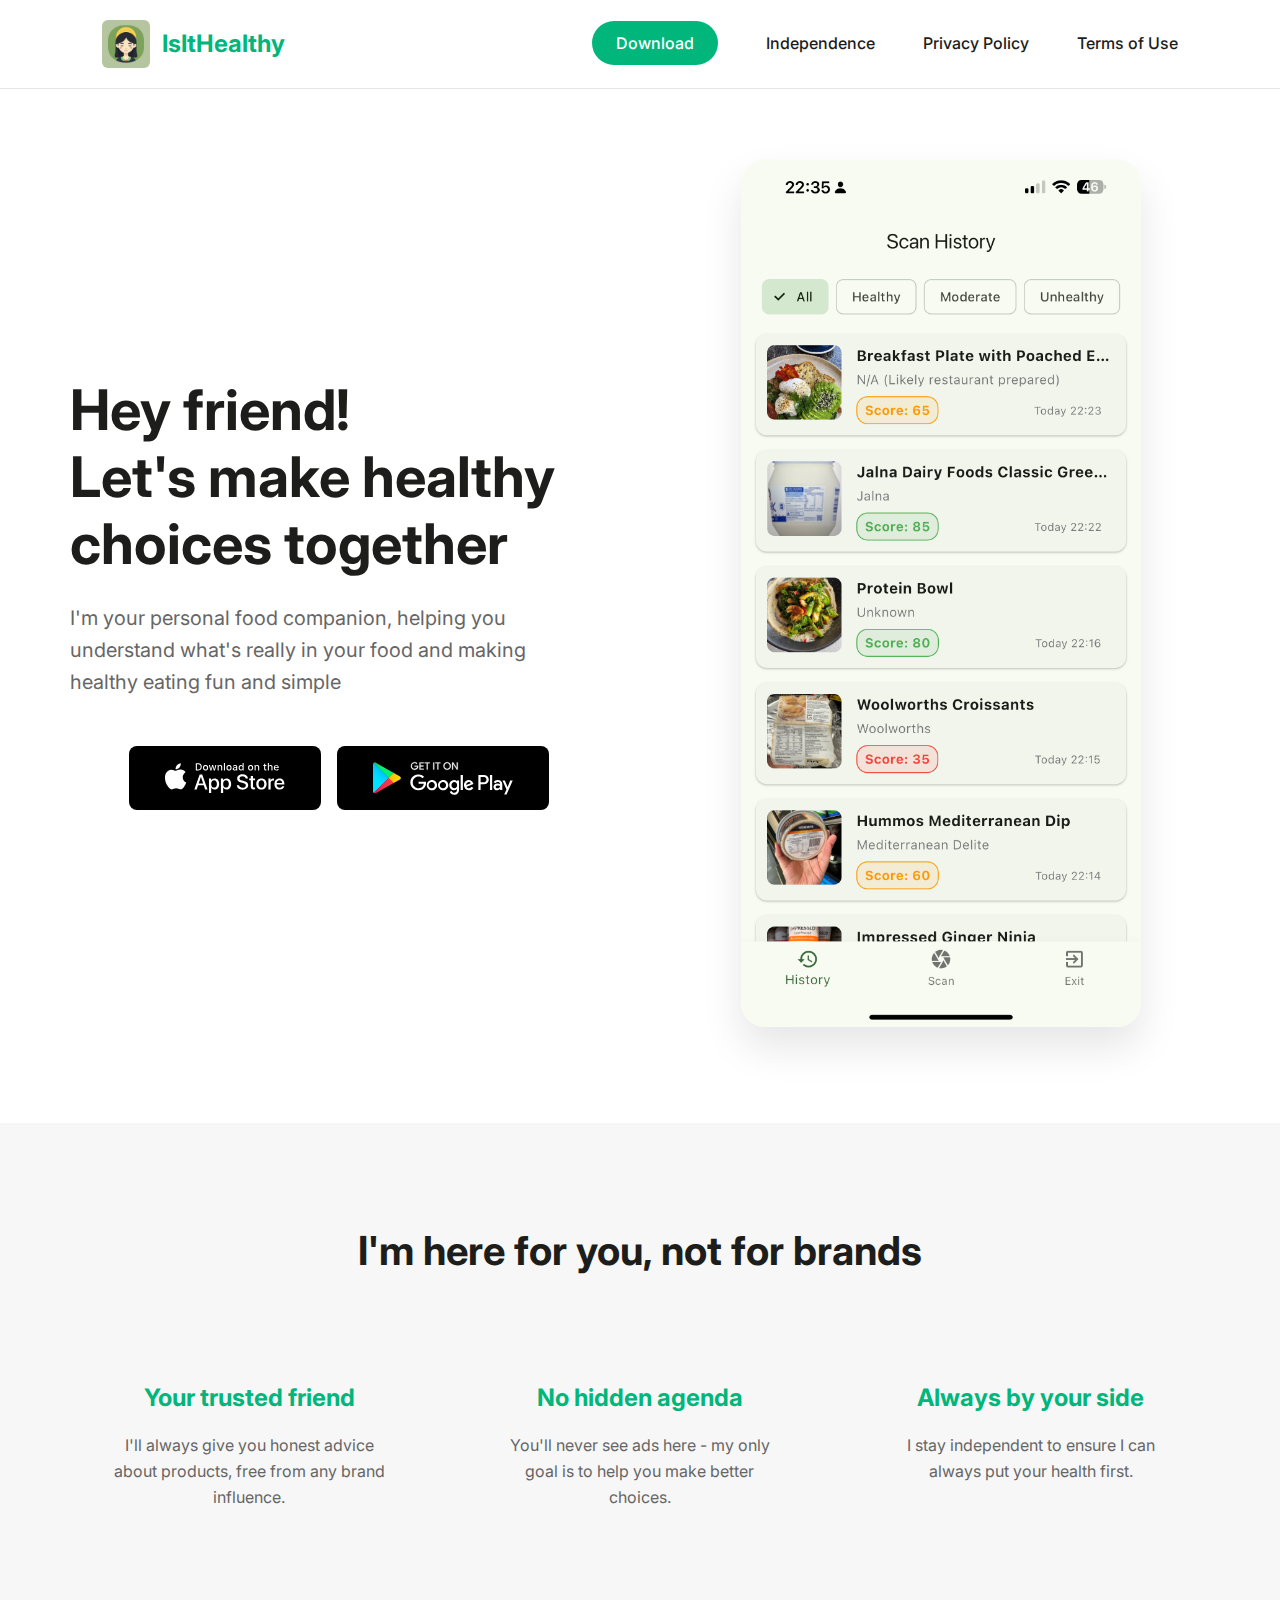
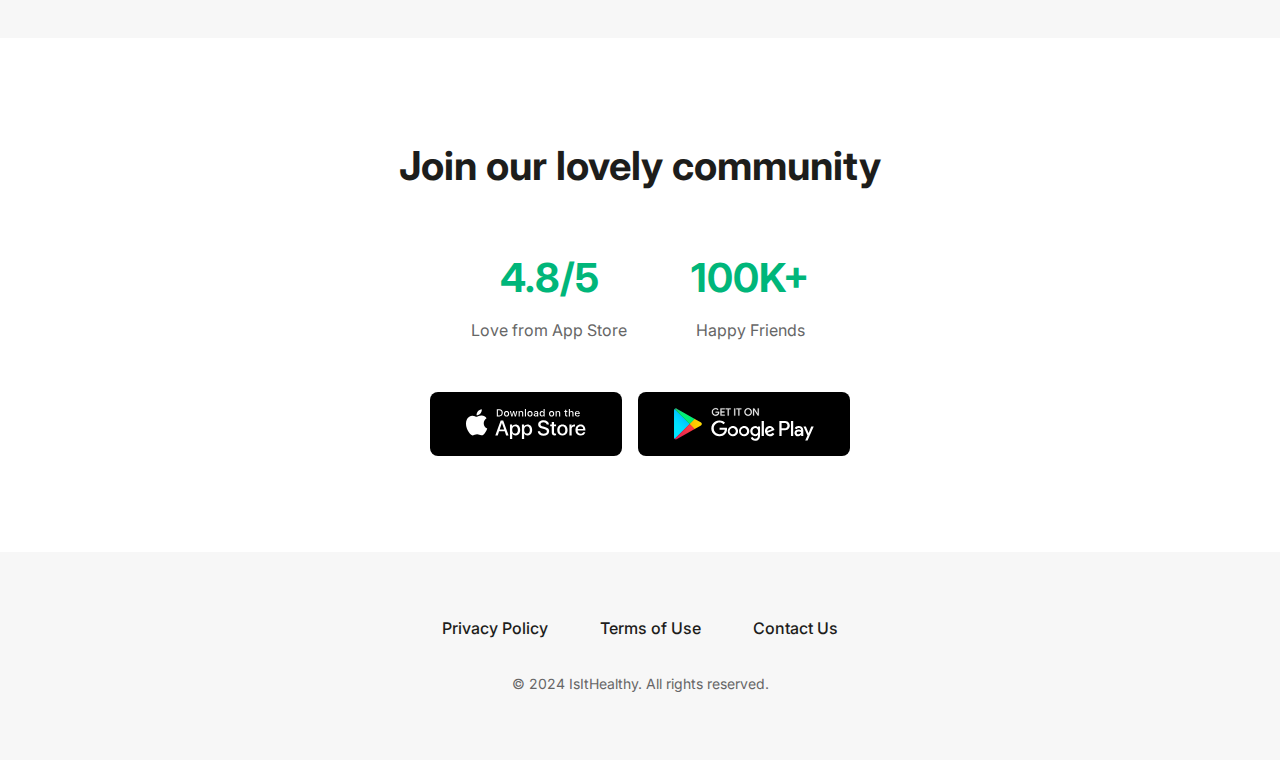
<file: index.html>
<!DOCTYPE html>
<html lang="en">
<head>
    <meta charset="UTF-8">
    <meta name="viewport" content="width=device-width, initial-scale=1.0">
    <title>IsItHealthy - Making Healthy Eating Simple</title>
    <link rel="stylesheet" href="styles.css">
    <link rel="preconnect" href="https://fonts.googleapis.com">
    <link rel="preconnect" href="https://fonts.gstatic.com" crossorigin>
    <link href="https://fonts.googleapis.com/css2?family=Inter:wght@400;500;600;700&display=swap" rel="stylesheet">
</head>
<body>
    <header class="header">
        <nav class="nav-container">
            <div class="logo">
                <img src="res/app.png" alt="IsItHealthy Logo" class="logo-icon">
                <span>IsItHealthy</span>
            </div>
            <ul class="nav-links">
                <li><a href="#download" class="nav-cta">Download</a></li>
                <li><a href="#independence">Independence</a></li>
                <li><a href="privacypolicy.html">Privacy Policy</a></li>
                <li><a href="termsofuse.html">Terms of Use</a></li>
            </ul>
        </nav>
    </header>

    <main>
        <section class="hero">
            <div class="hero-container">
                <div class="hero-content">
                    <h1>Hey friend!<br>Let's make healthy choices together</h1>
                    <p>I'm your personal food companion, helping you understand what's really in your food and making healthy eating fun and simple</p>
                    <div class="download-buttons">
                        <a href="#" class="store-btn">
                            <img src="res/app_store_en.svg" alt="Download on App Store">
                        </a>
                        <a href="#" class="store-btn">
                            <img src="res/google_play_en.svg" alt="Get it on Google Play">
                        </a>
                    </div>
                </div>
                <div class="hero-image">
                    <img src="res/app-preview.png" alt="IsItHealthy App Preview" class="app-preview">
                </div>
            </div>
        </section>

        <section id="independence" class="independence">
            <h2>I'm here for you, not for brands</h2>
            <div class="independence-grid">
                <div class="independence-card">
                    <h3>Your trusted friend</h3>
                    <p>I'll always give you honest advice about products, free from any brand influence.</p>
                </div>
                <div class="independence-card">
                    <h3>No hidden agenda</h3>
                    <p>You'll never see ads here - my only goal is to help you make better choices.</p>
                </div>
                <div class="independence-card">
                    <h3>Always by your side</h3>
                    <p>I stay independent to ensure I can always put your health first.</p>
                </div>
            </div>
        </section>

        <section id="download" class="download">
            <h2>Join our lovely community</h2>
            <div class="stats">
                <div class="stat-item">
                    <span class="stat-number">4.8/5</span>
                    <span class="stat-label">Love from App Store</span>
                </div>
                <div class="stat-item">
                    <span class="stat-number">100K+</span>
                    <span class="stat-label">Happy Friends</span>
                </div>
            </div>
            <div class="download-buttons">
                <a href="#" class="store-btn">
                    <img src="res/app_store_en.svg" alt="Download on App Store">
                </a>
                <a href="#" class="store-btn">
                    <img src="res/google_play_en.svg" alt="Get it on Google Play">
                </a>
            </div>
        </section>
    </main>

    <footer class="footer">
        <div class="footer-content">
            <div class="footer-links">
                <a href="privacypolicy.html">Privacy Policy</a>
                <a href="termsofuse.html">Terms of Use</a>
                <a href="#">Contact Us</a>
            </div>
            <div class="footer-copyright">
                © 2024 IsItHealthy. All rights reserved.
            </div>
        </div>
    </footer> 
</body>
</html>
</file>
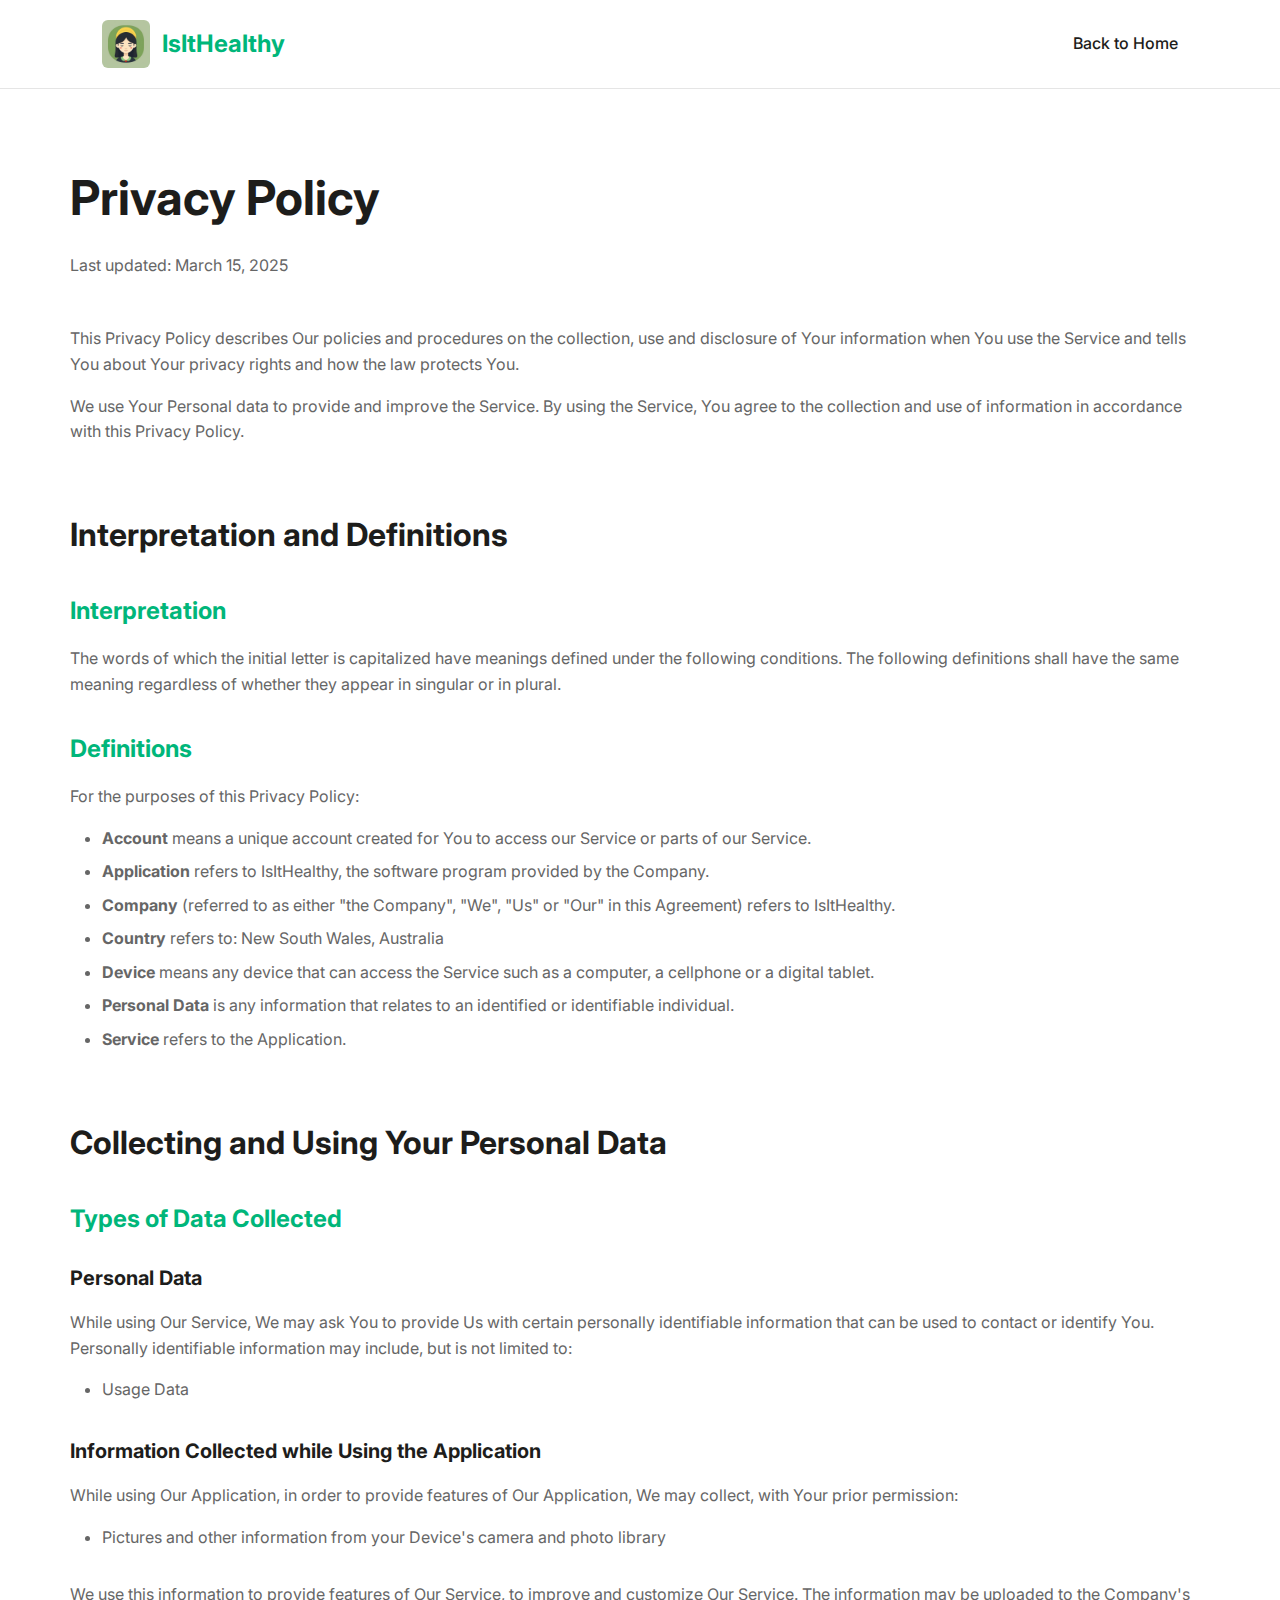
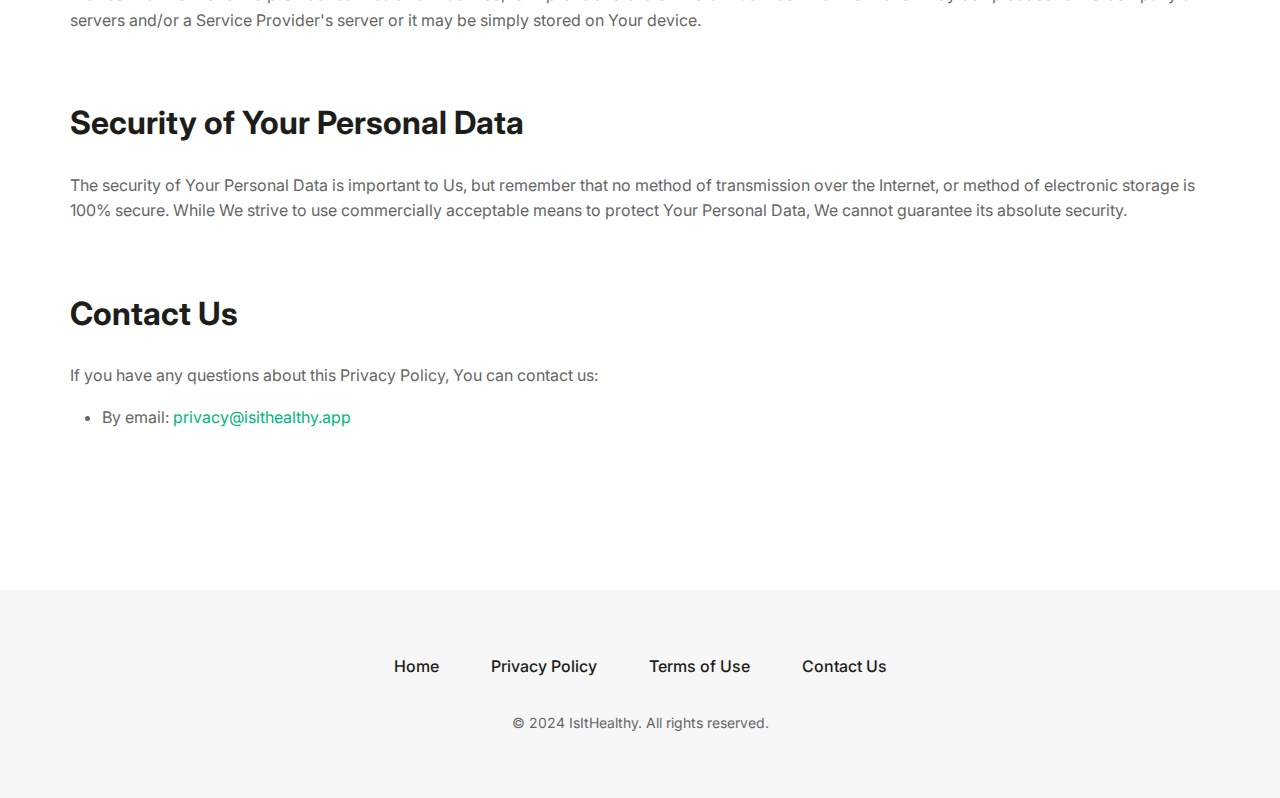
<file: privacypolicy.html>
<!DOCTYPE html>
<html lang="en">
<head>
    <meta charset="UTF-8">
    <meta name="viewport" content="width=device-width, initial-scale=1.0">
    <title>Privacy Policy - IsItHealthy</title>
    <link rel="stylesheet" href="styles.css">
    <link rel="preconnect" href="https://fonts.googleapis.com">
    <link rel="preconnect" href="https://fonts.gstatic.com" crossorigin>
    <link href="https://fonts.googleapis.com/css2?family=Inter:wght@400;500;600;700&display=swap" rel="stylesheet">
</head>
<body>
    <header class="header">
        <nav class="nav-container">
            <div class="logo">
                <img src="res/app.png" alt="IsItHealthy Logo" class="logo-icon">
                <span>IsItHealthy</span>
            </div>
            <ul class="nav-links">
                <li><a href="index.html">Back to Home</a></li>
            </ul>
        </nav>
    </header>

    <main class="privacy-content">
        <div class="container">
            <h1>Privacy Policy</h1>
            <p class="last-updated">Last updated: March 15, 2025</p>
            
            <section class="privacy-section">
                <p>This Privacy Policy describes Our policies and procedures on the collection, use and disclosure of Your information when You use the Service and tells You about Your privacy rights and how the law protects You.</p>
                <p>We use Your Personal data to provide and improve the Service. By using the Service, You agree to the collection and use of information in accordance with this Privacy Policy.</p>
            </section>

            <section class="privacy-section">
                <h2>Interpretation and Definitions</h2>
                <h3>Interpretation</h3>
                <p>The words of which the initial letter is capitalized have meanings defined under the following conditions. The following definitions shall have the same meaning regardless of whether they appear in singular or in plural.</p>
                
                <h3>Definitions</h3>
                <p>For the purposes of this Privacy Policy:</p>
                <ul>
                    <li><strong>Account</strong> means a unique account created for You to access our Service or parts of our Service.</li>
                    <li><strong>Application</strong> refers to IsItHealthy, the software program provided by the Company.</li>
                    <li><strong>Company</strong> (referred to as either "the Company", "We", "Us" or "Our" in this Agreement) refers to IsItHealthy.</li>
                    <li><strong>Country</strong> refers to: New South Wales, Australia</li>
                    <li><strong>Device</strong> means any device that can access the Service such as a computer, a cellphone or a digital tablet.</li>
                    <li><strong>Personal Data</strong> is any information that relates to an identified or identifiable individual.</li>
                    <li><strong>Service</strong> refers to the Application.</li>
                </ul>
            </section>

            <section class="privacy-section">
                <h2>Collecting and Using Your Personal Data</h2>
                <h3>Types of Data Collected</h3>
                
                <h4>Personal Data</h4>
                <p>While using Our Service, We may ask You to provide Us with certain personally identifiable information that can be used to contact or identify You. Personally identifiable information may include, but is not limited to:</p>
                <ul>
                    <li>Usage Data</li>
                </ul>

                <h4>Information Collected while Using the Application</h4>
                <p>While using Our Application, in order to provide features of Our Application, We may collect, with Your prior permission:</p>
                <ul>
                    <li>Pictures and other information from your Device's camera and photo library</li>
                </ul>
                <p>We use this information to provide features of Our Service, to improve and customize Our Service. The information may be uploaded to the Company's servers and/or a Service Provider's server or it may be simply stored on Your device.</p>
            </section>

            <section class="privacy-section">
                <h2>Security of Your Personal Data</h2>
                <p>The security of Your Personal Data is important to Us, but remember that no method of transmission over the Internet, or method of electronic storage is 100% secure. While We strive to use commercially acceptable means to protect Your Personal Data, We cannot guarantee its absolute security.</p>
            </section>

            <section class="privacy-section">
                <h2>Contact Us</h2>
                <p>If you have any questions about this Privacy Policy, You can contact us:</p>
                <ul>
                    <li>By email: <a href="mailto:yuxuac@gmail.com">privacy@isithealthy.app</a></li>
                </ul>
            </section>
        </div>
    </main>

    <footer class="footer">
        <div class="footer-content">
            <div class="footer-links">
                <a href="index.html">Home</a>
                <a href="privacypolicy.html">Privacy Policy</a>
                <a href="#">Terms of Use</a>
                <a href="#">Contact Us</a>
            </div>
            <div class="footer-copyright">
                © 2024 IsItHealthy. All rights reserved.
            </div>
        </div>
    </footer>
</body>
</html>
</file>
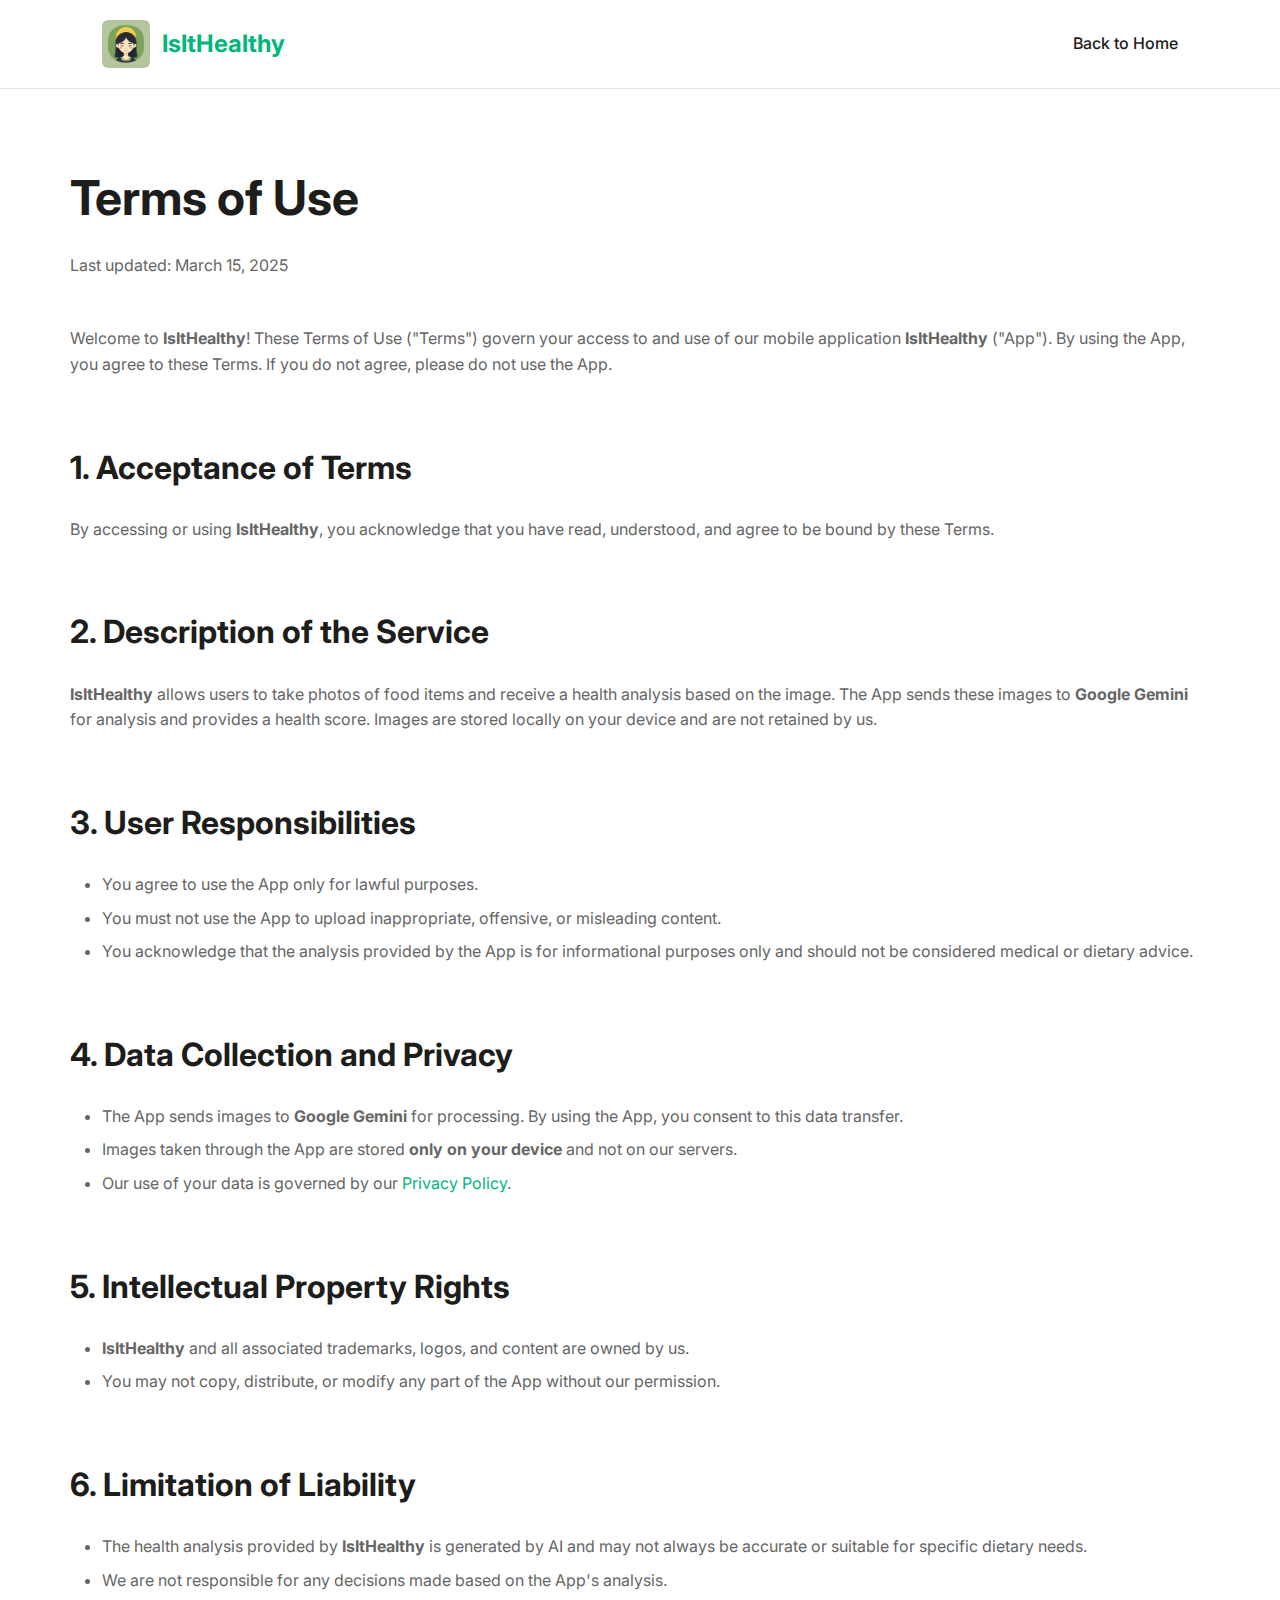
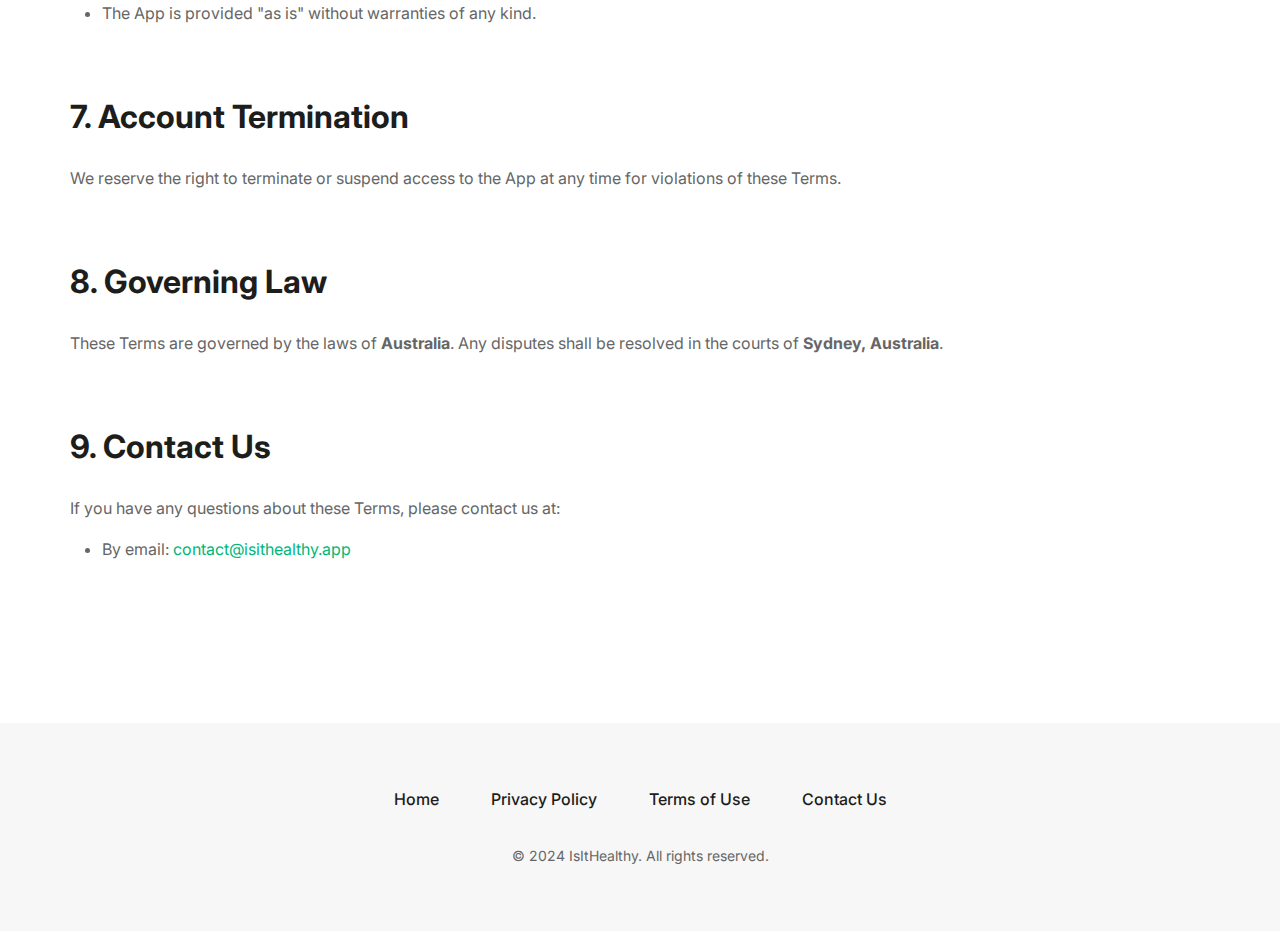
<file: termsofuse.html>
<!DOCTYPE html>
<html lang="en">
<head>
    <meta charset="UTF-8">
    <meta name="viewport" content="width=device-width, initial-scale=1.0">
    <title>Terms of Use - IsItHealthy</title>
    <link rel="stylesheet" href="styles.css">
    <link rel="preconnect" href="https://fonts.googleapis.com">
    <link rel="preconnect" href="https://fonts.gstatic.com" crossorigin>
    <link href="https://fonts.googleapis.com/css2?family=Inter:wght@400;500;600;700&display=swap" rel="stylesheet">
</head>
<body>
    <header class="header">
        <nav class="nav-container">
            <div class="logo">
                <img src="res/app.png" alt="IsItHealthy Logo" class="logo-icon">
                <span>IsItHealthy</span>
            </div>
            <ul class="nav-links">
                <li><a href="index.html">Back to Home</a></li>
            </ul>
        </nav>
    </header>

    <main class="privacy-content">
        <div class="container">
            <h1>Terms of Use</h1>
            <p class="last-updated">Last updated: March 15, 2025</p>
            
            <section class="privacy-section">
                <p>Welcome to <strong>IsItHealthy</strong>! These Terms of Use ("Terms") govern your access to and use of our mobile application <strong>IsItHealthy</strong> ("App"). By using the App, you agree to these Terms. If you do not agree, please do not use the App.</p>
            </section>

            <section class="privacy-section">
                <h2>1. Acceptance of Terms</h2>
                <p>By accessing or using <strong>IsItHealthy</strong>, you acknowledge that you have read, understood, and agree to be bound by these Terms.</p>
            </section>

            <section class="privacy-section">
                <h2>2. Description of the Service</h2>
                <p><strong>IsItHealthy</strong> allows users to take photos of food items and receive a health analysis based on the image. The App sends these images to <strong>Google Gemini</strong> for analysis and provides a health score. Images are stored locally on your device and are not retained by us.</p>
            </section>

            <section class="privacy-section">
                <h2>3. User Responsibilities</h2>
                <ul>
                    <li>You agree to use the App only for lawful purposes.</li>
                    <li>You must not use the App to upload inappropriate, offensive, or misleading content.</li>
                    <li>You acknowledge that the analysis provided by the App is for informational purposes only and should not be considered medical or dietary advice.</li>
                </ul>
            </section>

            <section class="privacy-section">
                <h2>4. Data Collection and Privacy</h2>
                <ul>
                    <li>The App sends images to <strong>Google Gemini</strong> for processing. By using the App, you consent to this data transfer.</li>
                    <li>Images taken through the App are stored <strong>only on your device</strong> and not on our servers.</li>
                    <li>Our use of your data is governed by our <a href="privacypolicy.html">Privacy Policy</a>.</li>
                </ul>
            </section>

            <section class="privacy-section">
                <h2>5. Intellectual Property Rights</h2>
                <ul>
                    <li><strong>IsItHealthy</strong> and all associated trademarks, logos, and content are owned by us.</li>
                    <li>You may not copy, distribute, or modify any part of the App without our permission.</li>
                </ul>
            </section>

            <section class="privacy-section">
                <h2>6. Limitation of Liability</h2>
                <ul>
                    <li>The health analysis provided by <strong>IsItHealthy</strong> is generated by AI and may not always be accurate or suitable for specific dietary needs.</li>
                    <li>We are not responsible for any decisions made based on the App's analysis.</li>
                    <li>The App is provided "as is" without warranties of any kind.</li>
                </ul>
            </section>

            <section class="privacy-section">
                <h2>7. Account Termination</h2>
                <p>We reserve the right to terminate or suspend access to the App at any time for violations of these Terms.</p>
            </section>

            <section class="privacy-section">
                <h2>8. Governing Law</h2>
                <p>These Terms are governed by the laws of <strong>Australia</strong>. Any disputes shall be resolved in the courts of <strong>Sydney, Australia</strong>.</p>
            </section>

            <section class="privacy-section">
                <h2>9. Contact Us</h2>
                <p>If you have any questions about these Terms, please contact us at:</p>
                <ul>
                    <li>By email: <a href="mailto:yuxuac@gmail.com">contact@isithealthy.app</a></li>
                </ul>
            </section>
        </div>
    </main>

    <footer class="footer">
        <div class="footer-content">
            <div class="footer-links">
                <a href="index.html">Home</a>
                <a href="privacypolicy.html">Privacy Policy</a>
                <a href="termsofuse.html">Terms of Use</a>
                <a href="#">Contact Us</a>
            </div>
            <div class="footer-copyright">
                © 2024 IsItHealthy. All rights reserved.
            </div>
        </div>
    </footer>
</body>
</html>
</file>
<file: styles.css>
:root {
    --primary-color: #00B67A;
    --text-color: #1D1D1B;
    --text-light: #666666;
    --background-color: #ffffff;
    --gray-light: #F7F7F7;
    --border-radius: 12px;
    --max-width: 1140px;
}

* {
    margin: 0;
    padding: 0;
    box-sizing: border-box;
}

body {
    font-family: 'Inter', sans-serif;
    line-height: 1.6;
    color: var(--text-color);
    background-color: var(--background-color);
}

/* Header */
.header {
    background: white;
    position: fixed;
    top: 0;
    left: 0;
    right: 0;
    z-index: 100;
    border-bottom: 1px solid rgba(0,0,0,0.1);
}

.nav-container {
    max-width: var(--max-width);
    margin: 0 auto;
    padding: 1.25rem 2rem;
    display: flex;
    justify-content: space-between;
    align-items: center;
}

.logo {
    display: flex;
    align-items: center;
    gap: 0.75rem;
}

.logo-icon {
    width: 48px;
    height: 48px;
    border-radius: 6px;
}

.logo span {
    font-size: 1.5rem;
    font-weight: 700;
    color: var(--primary-color);
}

.nav-links {
    display: flex;
    gap: 3rem;
    list-style: none;
}

.nav-links a {
    text-decoration: none;
    color: var(--text-color);
    font-weight: 500;
    font-size: 1rem;
}

.nav-cta {
    background: var(--primary-color);
    color: white !important;
    padding: 0.75rem 1.5rem;
    border-radius: 50px;
}

/* Hero Section */
.hero {
    padding: 10rem 2rem 6rem;
    background: var(--background-color);
}

.hero-container {
    max-width: var(--max-width);
    margin: 0 auto;
    display: grid;
    grid-template-columns: 1fr 1fr;
    gap: 4rem;
    align-items: center;
}

.hero-content {
    text-align: left;
}

.hero h1 {
    font-size: 3.5rem;
    line-height: 1.2;
    margin-bottom: 1.5rem;
    font-weight: 700;
}

.hero p {
    font-size: 1.25rem;
    margin-bottom: 3rem;
    color: var(--text-light);
    max-width: 500px;
}

.hero .download-buttons {
    display: flex;
    gap: 1rem;
}

.hero .store-btn {
    background: #000000;
    padding: 0.5rem 1.5rem;
    border-radius: 8px;
    display: inline-flex;
    align-items: center;
    transition: transform 0.3s ease, opacity 0.3s ease;
}

.hero .store-btn:hover {
    transform: translateY(-2px);
    opacity: 0.9;
}

.hero .store-btn img {
    height: 48px;
}

.hero-image {
    position: relative;
    display: flex;
    justify-content: center;
    align-items: center;
}

.app-preview {
    width: 100%;
    max-width: 400px;
    height: auto;
    border-radius: 24px;
    box-shadow: 0 20px 40px rgba(0,0,0,0.1);
}

/* Independence Section */
.independence {
    padding: 6rem 2rem;
    background: var(--gray-light);
}

.independence h2 {
    text-align: center;
    font-size: 2.5rem;
    margin-bottom: 4rem;
}

.independence-grid {
    display: grid;
    grid-template-columns: repeat(3, 1fr);
    gap: 2rem;
    max-width: var(--max-width);
    margin: 0 auto;
}

.independence-card {
    text-align: center;
    padding: 2rem;
}

.independence-card h3 {
    font-size: 1.5rem;
    margin-bottom: 1rem;
    color: var(--primary-color);
}

.independence-card p {
    color: var(--text-light);
}

/* Features Section */
.features {
    padding: 6rem 2rem;
    background: white;
}

.feature-showcase {
    display: grid;
    grid-template-columns: 1fr 1fr;
    gap: 4rem;
    align-items: center;
    max-width: var(--max-width);
    margin: 0 auto;
}

.feature-text h2 {
    font-size: 2.5rem;
    line-height: 1.2;
    margin-bottom: 2rem;
}

.feature-text p {
    font-size: 1.125rem;
    color: var(--text-light);
    max-width: 500px;
}

.feature-image {
    position: relative;
}

.mockup {
    width: 100%;
    height: auto;
    border-radius: var(--border-radius);
}

.scan-result {
    position: absolute;
    bottom: 2rem;
    left: 50%;
    transform: translateX(-50%);
    background: white;
    padding: 1.5rem;
    border-radius: var(--border-radius);
    box-shadow: 0 10px 30px rgba(0,0,0,0.1);
    width: 80%;
}

.result-item {
    display: flex;
    justify-content: space-between;
    margin-bottom: 0.5rem;
}

.label {
    color: var(--text-light);
}

.value {
    font-weight: 600;
}

.score {
    text-align: center;
    margin-top: 1rem;
    padding-top: 1rem;
    border-top: 1px solid var(--gray-light);
    font-weight: 600;
    color: var(--primary-color);
}

/* Recommendations Section */
.recommendations {
    padding: 6rem 2rem;
    background: var(--gray-light);
    text-align: center;
}

.recommendations h2 {
    font-size: 2.5rem;
    line-height: 1.2;
    margin-bottom: 4rem;
}

.recommendations-grid {
    max-width: var(--max-width);
    margin: 0 auto;
}

.product-comparison {
    display: flex;
    justify-content: center;
    gap: 4rem;
}

.product {
    background: white;
    padding: 2rem;
    border-radius: var(--border-radius);
    text-align: center;
}

.product img {
    width: 200px;
    height: auto;
    margin-bottom: 1rem;
}

.product .score {
    display: inline-block;
    padding: 0.5rem 1rem;
    border-radius: 50px;
    font-weight: 600;
}

.product.bad .score {
    background: #FFE5E5;
    color: #FF4444;
}

.product.good .score {
    background: #E5FFE5;
    color: var(--primary-color);
}

/* Download Section */
.download {
    padding: 6rem 2rem;
    background: white;
    text-align: center;
}

.download h2 {
    font-size: 2.5rem;
    margin-bottom: 3rem;
}

.stats {
    display: flex;
    justify-content: center;
    gap: 4rem;
    margin-bottom: 3rem;
}

.stat-item {
    text-align: center;
}

.stat-number {
    display: block;
    font-size: 2.5rem;
    font-weight: 700;
    color: var(--primary-color);
    margin-bottom: 0.5rem;
}

.stat-label {
    color: var(--text-light);
}

.download-buttons {
    display: flex;
    gap: 1rem;
    justify-content: center;
}

.store-btn {
    background: #000000;
    padding: 0.5rem 1.5rem;
    border-radius: 8px;
    display: inline-flex;
    align-items: center;
    transition: transform 0.3s ease, opacity 0.3s ease;
}

.store-btn:hover {
    transform: translateY(-2px);
    opacity: 0.9;
}

.store-btn img {
    height: 48px;
}

/* Footer */
.footer {
    background: var(--gray-light);
    padding: 4rem 2rem;
    text-align: center;
}

.footer-links {
    margin-bottom: 2rem;
}

.footer-links a {
    color: var(--text-color);
    text-decoration: none;
    margin: 0 1.5rem;
    font-weight: 500;
}

.footer-copyright {
    color: var(--text-light);
    font-size: 0.875rem;
}

/* Responsive Design */
@media (max-width: 1024px) {
    .hero-container {
        grid-template-columns: 1fr;
        text-align: center;
        gap: 2rem;
    }

    .hero-content {
        text-align: center;
    }

    .hero p {
        margin-left: auto;
        margin-right: auto;
    }

    .hero .download-buttons {
        justify-content: center;
    }

    .app-preview {
        max-width: 300px;
    }

    .independence-grid {
        grid-template-columns: repeat(2, 1fr);
    }

    .feature-showcase {
        grid-template-columns: 1fr;
        text-align: center;
    }

    .feature-text p {
        margin: 0 auto;
    }
}

@media (max-width: 768px) {
    .hero h1 {
        font-size: 2.5rem;
    }

    .independence-grid {
        grid-template-columns: 1fr;
    }

    .product-comparison {
        flex-direction: column;
        gap: 2rem;
    }

    .stats {
        flex-direction: column;
        gap: 2rem;
    }
    
    .download-buttons {
        flex-direction: column;
        align-items: center;
    }
    
    .footer-links {
        display: flex;
        flex-direction: column;
        gap: 1rem;
    }
    
    .footer-links a {
        margin: 0;
    }
}

/* Privacy Policy Page */
.privacy-content {
    padding: 10rem 2rem 6rem;
    background: var(--background-color);
}

.privacy-content .container {
    max-width: var(--max-width);
    margin: 0 auto;
}

.privacy-content h1 {
    font-size: 3rem;
    margin-bottom: 1rem;
    color: var(--text-color);
}

.privacy-content .last-updated {
    color: var(--text-light);
    margin-bottom: 3rem;
}

.privacy-section {
    margin-bottom: 4rem;
}

.privacy-section h2 {
    font-size: 2rem;
    margin-bottom: 1.5rem;
    color: var(--text-color);
}

.privacy-section h3 {
    font-size: 1.5rem;
    margin: 2rem 0 1rem;
    color: var(--primary-color);
}

.privacy-section h4 {
    font-size: 1.25rem;
    margin: 1.5rem 0 1rem;
    color: var(--text-color);
}

.privacy-section p {
    margin-bottom: 1rem;
    color: var(--text-light);
    line-height: 1.6;
}

.privacy-section ul {
    margin: 1rem 0 2rem 2rem;
    color: var(--text-light);
}

.privacy-section li {
    margin-bottom: 0.5rem;
}

.privacy-section a {
    color: var(--primary-color);
    text-decoration: none;
}

.privacy-section a:hover {
    text-decoration: underline;
}

@media (max-width: 768px) {
    .privacy-content h1 {
        font-size: 2rem;
    }

    .privacy-section h2 {
        font-size: 1.75rem;
    }

    .privacy-section h3 {
        font-size: 1.5rem;
    }

    .privacy-section h4 {
        font-size: 1.25rem;
    }
}
</file>
